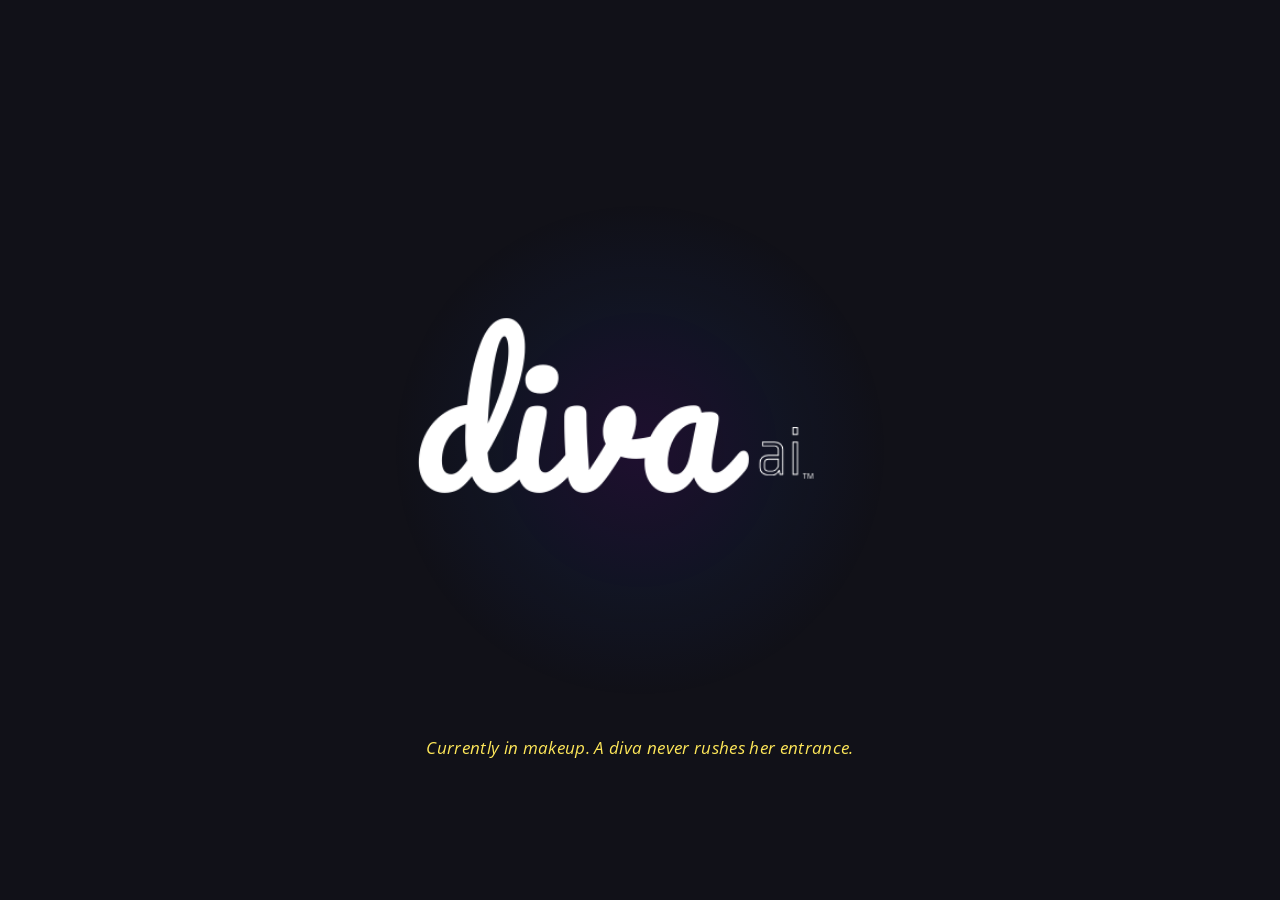
<file: index.html>
<!DOCTYPE html>
<html lang="en">
<head>
  <meta charset="UTF-8">
  <meta name="viewport" content="width=device-width, initial-scale=1.0">
  <title>diva ai — She's Almost Ready</title>
  <meta name="description" content="DIVA AI is the revolutionary retail intelligence platform. Coming soon.">
  <link rel="preconnect" href="https://fonts.googleapis.com">
  <link rel="preconnect" href="https://fonts.gstatic.com" crossorigin>
  <link href="https://fonts.googleapis.com/css2?family=Pacifico&family=Open+Sans:ital,wght@0,300;0,400;0,600;1,400&display=swap" rel="stylesheet">
  <style>
    *, *::before, *::after { margin: 0; padding: 0; box-sizing: border-box; }

    body {
      min-height: 100vh;
      display: flex;
      align-items: center;
      justify-content: center;
      background: #111118;
      color: #fff;
      font-family: 'Open Sans', sans-serif;
      overflow: hidden;
    }

    .teaser {
      text-align: center;
      opacity: 0;
      animation: fadeIn 1.2s ease 0.3s forwards;
    }

    .teaser-logo {
      margin-bottom: 2.5rem;
    }

    .teaser-logo img {
      /* WHY: Logo should own the page — this is a diva, not a footnote */
      width: clamp(280px, 50vw, 550px);
      height: auto;
    }

    /* WHY: Text fallback in case logo image hasn't been added yet */
    .teaser-logo-text {
      font-family: 'Pacifico', cursive;
      font-size: clamp(3rem, 8vw, 5rem);
      color: #fff;
    }
    .teaser-logo-text .ai {
      font-family: 'Open Sans', sans-serif;
      font-weight: 300;
      font-size: 0.45em;
      vertical-align: super;
      margin-left: 0.1em;
      color: rgba(255,255,255,0.5);
    }

    .teaser-quip {
      /* WHY: Small and understated — the quip whispers, the logo shouts */
      font-size: clamp(0.85rem, 1.5vw, 1.05rem);
      font-style: italic;
      color: #fee759;
      letter-spacing: 0.02em;
      opacity: 0;
      animation: fadeIn 1s ease 1.2s forwards;
    }

    /* WHY: Subtle animated glow behind the logo — just enough to feel alive */
    .glow {
      position: fixed;
      top: 50%; left: 50%;
      width: 500px; height: 500px;
      transform: translate(-50%, -50%);
      background: radial-gradient(
        circle,
        rgba(128,0,215,0.12) 0%,
        rgba(24,78,221,0.06) 40%,
        transparent 70%
      );
      z-index: -1;
      animation: pulse 4s ease-in-out infinite alternate;
    }

    @keyframes fadeIn {
      to { opacity: 1; }
    }

    @keyframes pulse {
      0%   { transform: translate(-50%, -50%) scale(1); opacity: 0.6; }
      100% { transform: translate(-50%, -50%) scale(1.15); opacity: 1; }
    }
  </style>
</head>
<body>
  <div class="glow" aria-hidden="true"></div>
  <div class="teaser">
    <div class="teaser-logo">
      <img src="assets/diva-white-lockup.png" alt="diva ai"
           onerror="this.style.display='none';this.nextElementSibling.style.display='block'">
      <div class="teaser-logo-text" style="display:none">diva<span class="ai">ai</span></div>
    </div>
    <p class="teaser-quip">Currently in makeup. A diva never rushes her entrance.</p>
  </div>
</body>
</html>
</file>
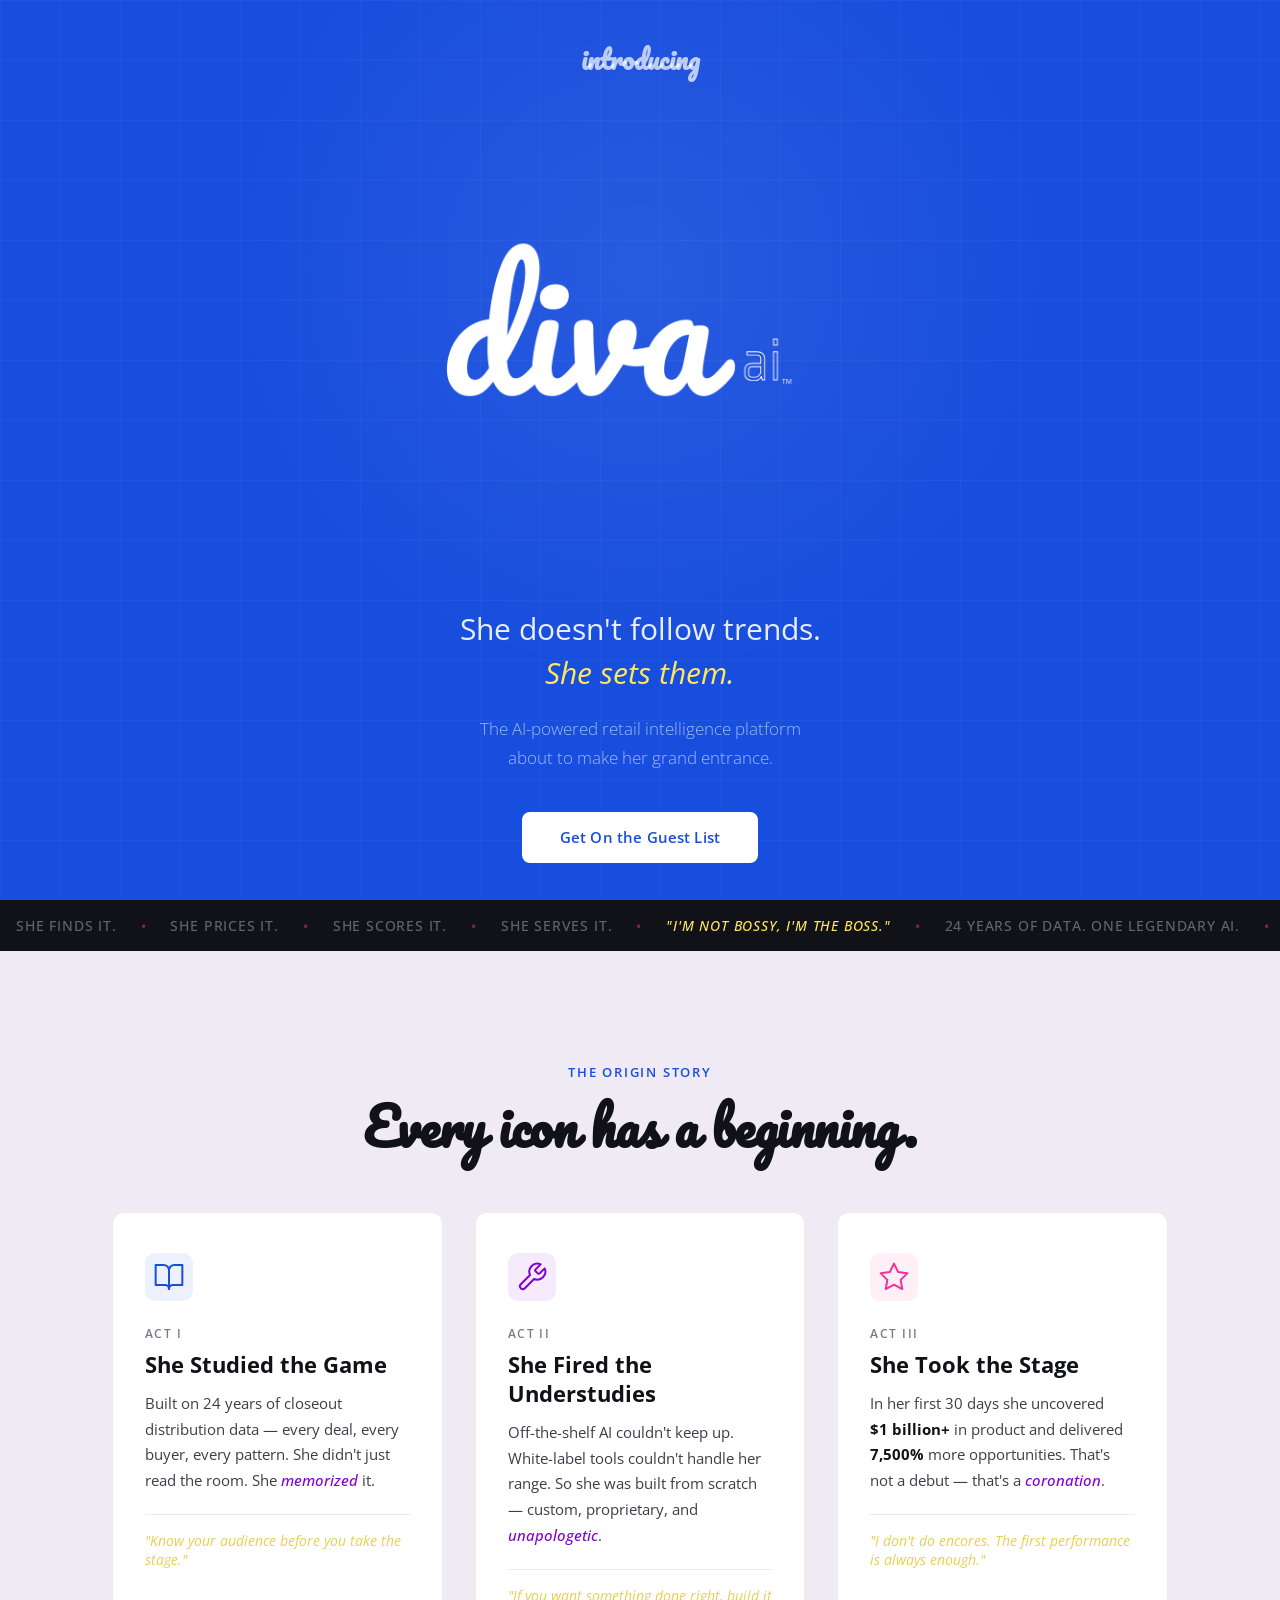
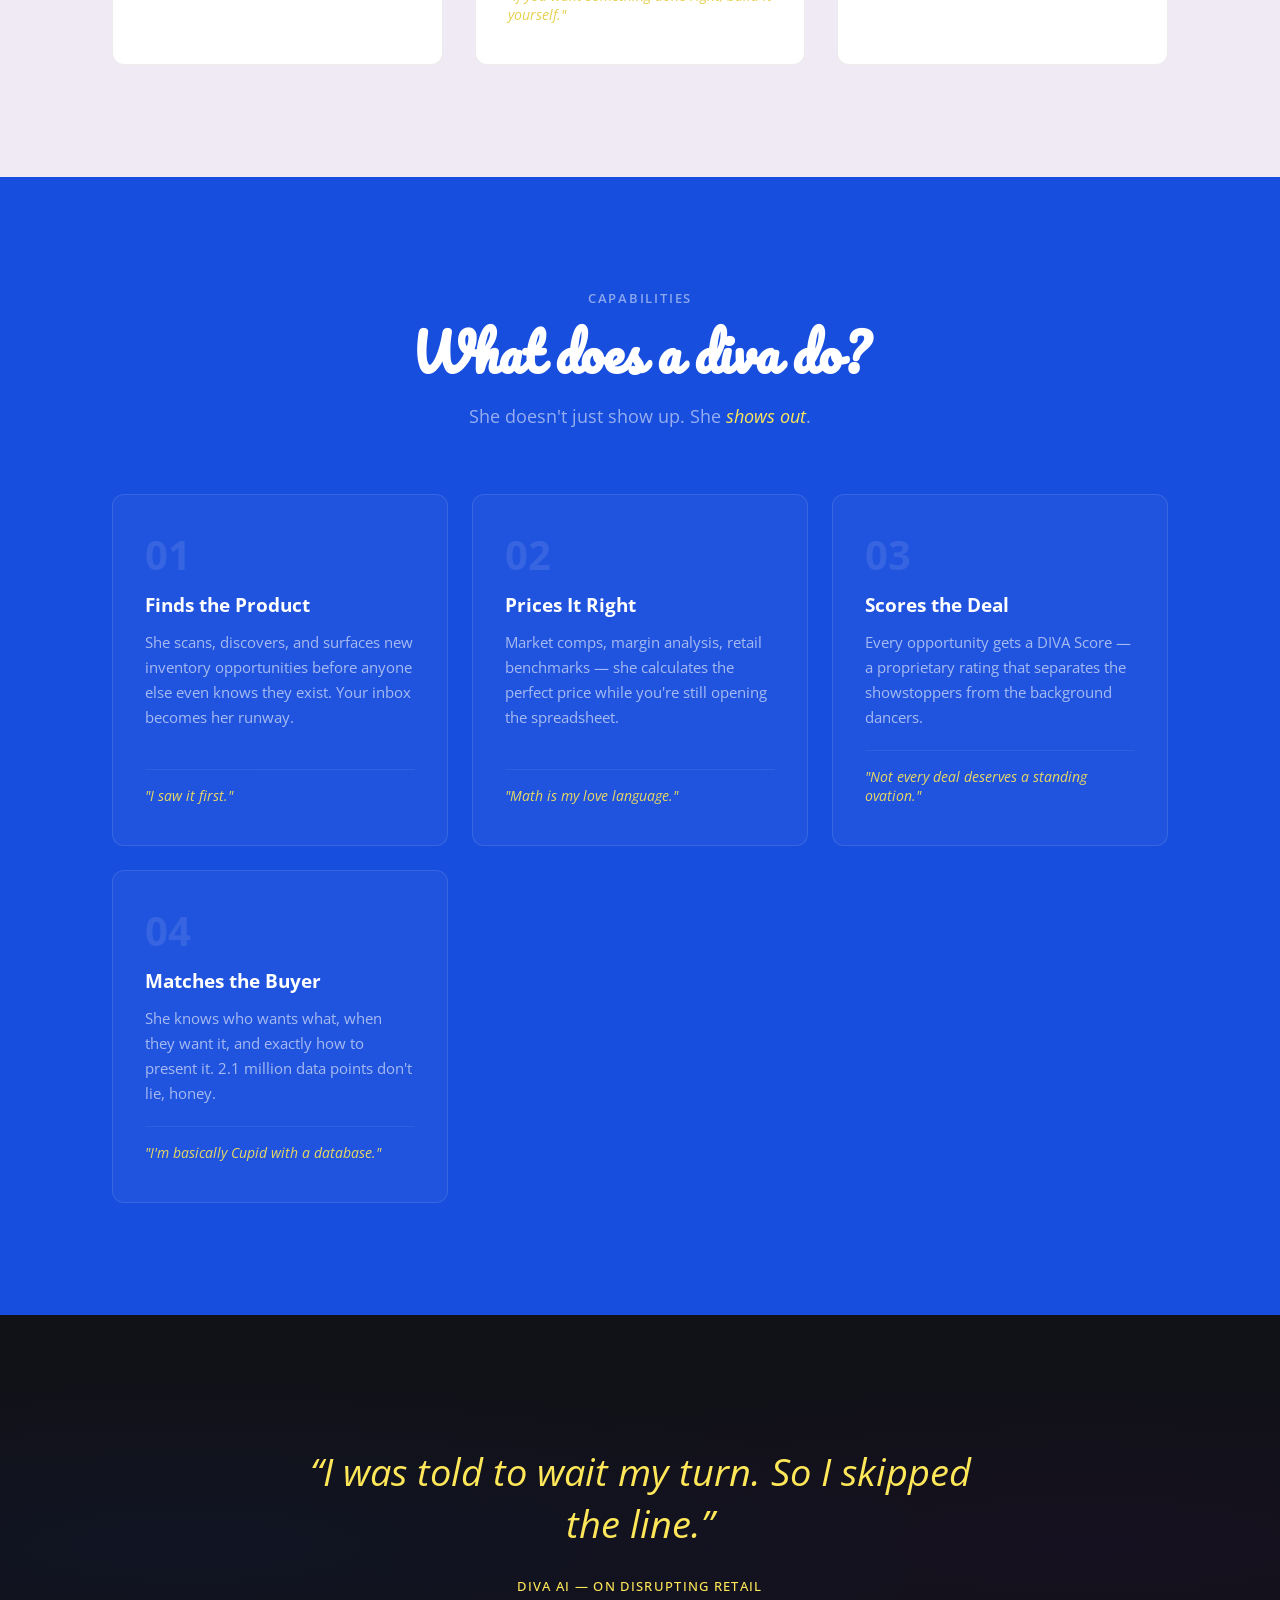
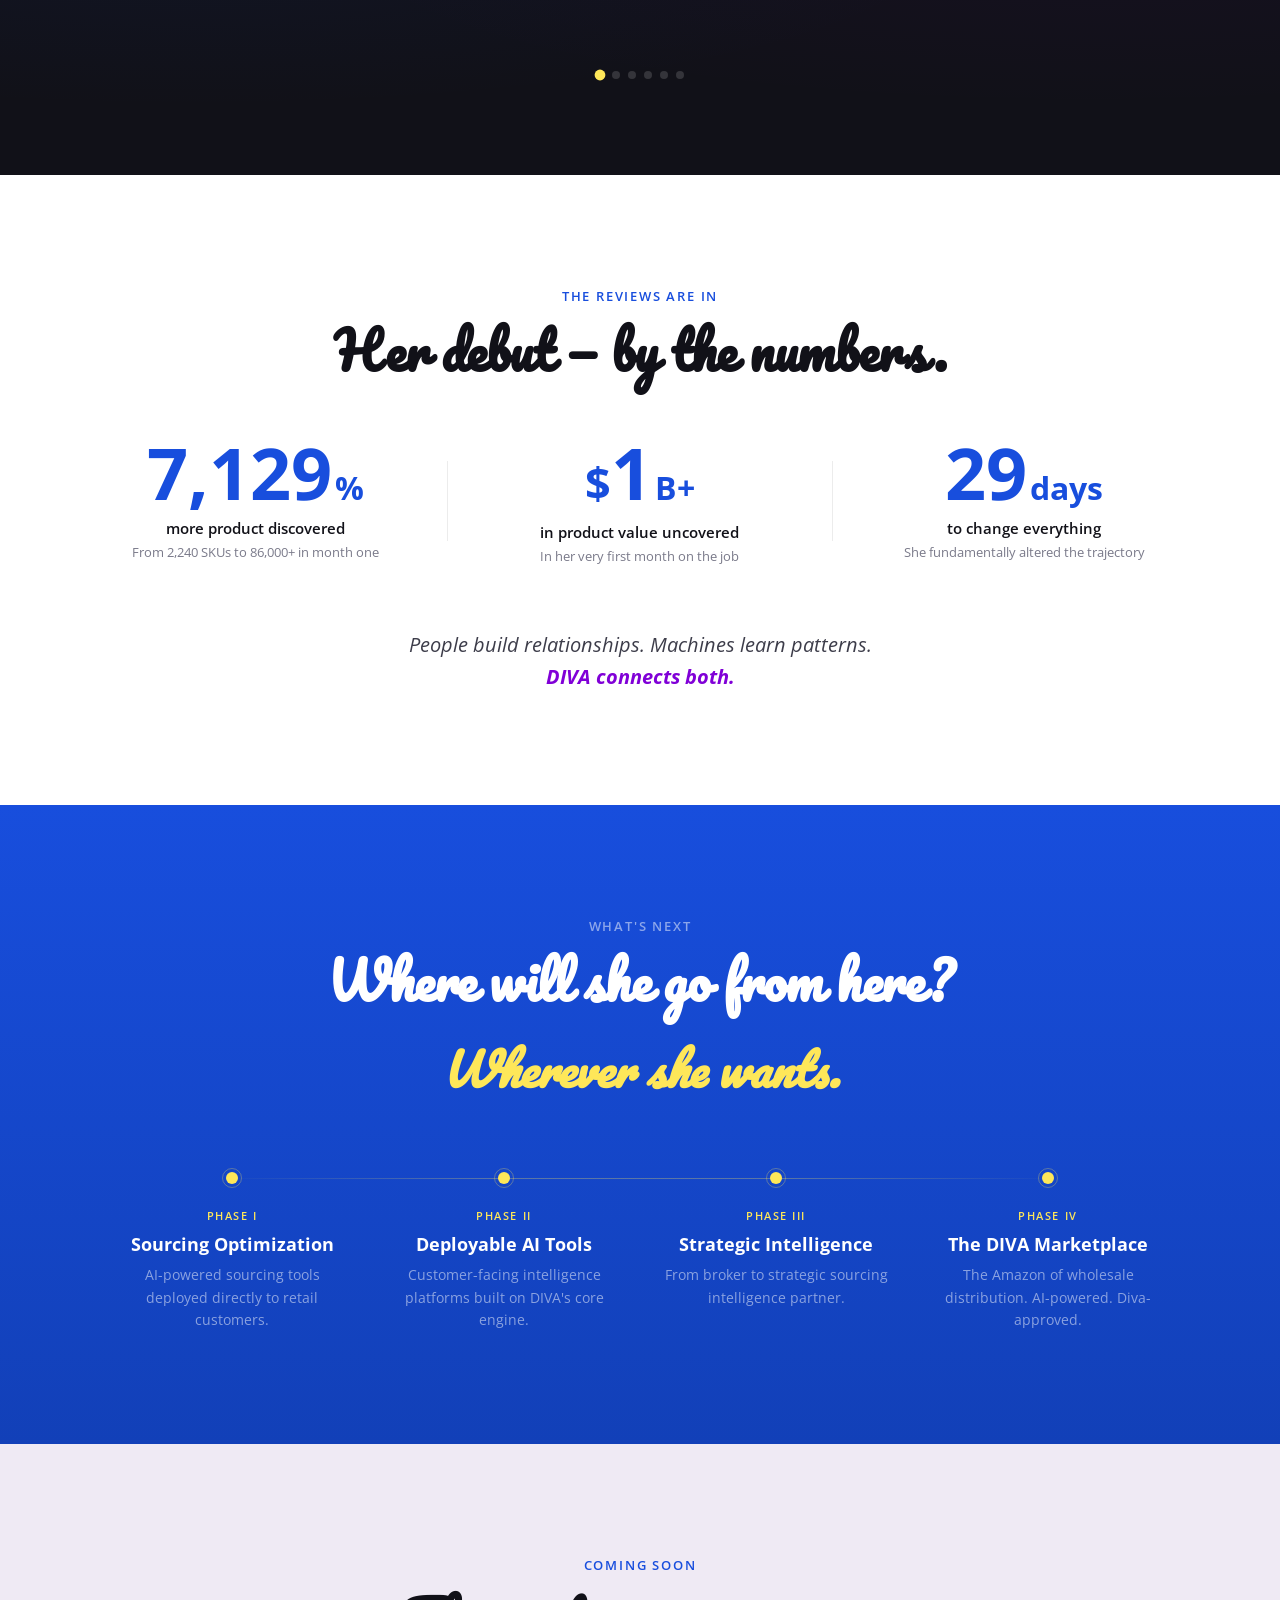
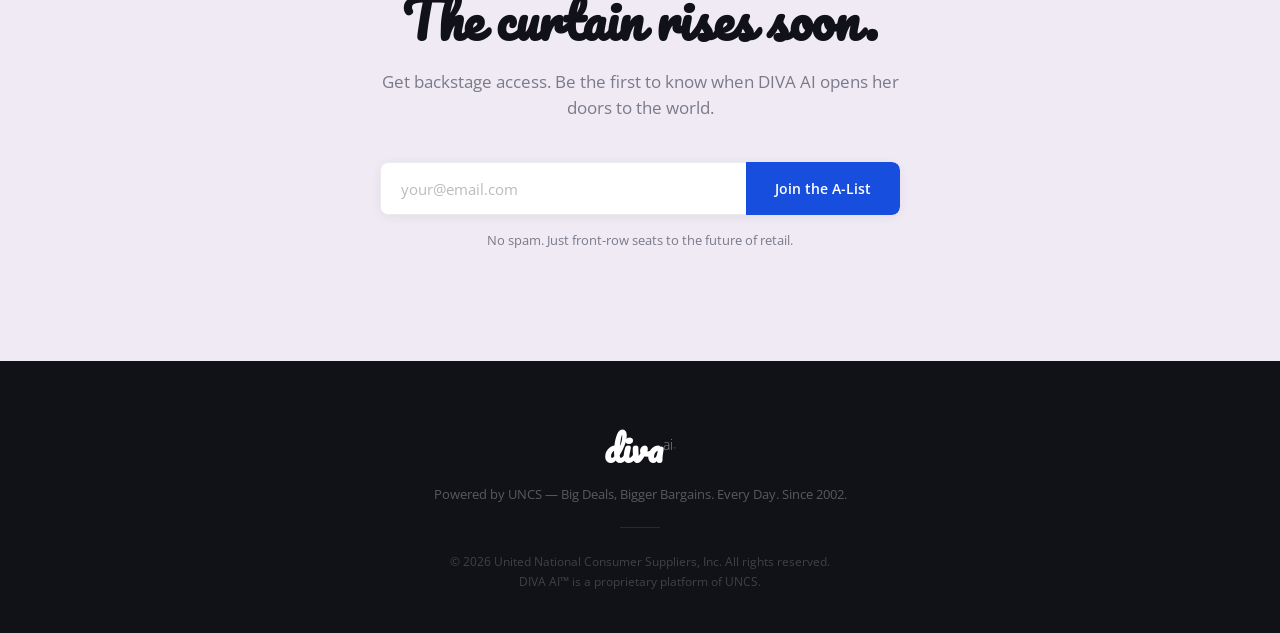
<file: full-site.html>
<!DOCTYPE html>
<html lang="en">
<head>
  <meta charset="UTF-8">
  <meta name="viewport" content="width=device-width, initial-scale=1.0">
  <title>diva ai — She's About to Change Retail Forever</title>
  <meta name="description" content="DIVA AI is the revolutionary retail intelligence platform that finds product, prices it, scores it, and matches it to the right buyer. Coming soon.">
  <link rel="preconnect" href="https://fonts.googleapis.com">
  <link rel="preconnect" href="https://fonts.gstatic.com" crossorigin>
  <link href="https://fonts.googleapis.com/css2?family=Pacifico&family=Open+Sans:ital,wght@0,300;0,400;0,500;0,600;0,700;1,400;1,700&display=swap" rel="stylesheet">
  <link rel="stylesheet" href="styles.css">
</head>
<body>

  <!-- ==================== HERO ==================== -->
  <section class="hero" id="hero">
    <div class="hero-glow" aria-hidden="true"></div>
    <div class="hero-grid-bg" aria-hidden="true"></div>
    <div class="hero-content">
      <p class="hero-intro" data-reveal>introducing</p>
      <!-- WHY: Uses the actual brand logo from Canva when available,
           falls back to styled text if image fails to load -->
      <h1 class="hero-logo" data-reveal>
        <img src="assets/diva-white-lockup.png"
             alt="diva ai"
             class="hero-logo-img"
             onerror="this.style.display='none';this.nextElementSibling.style.display='inline'">
        <span class="hero-logo-fallback" style="display:none">diva<span class="hero-ai">ai</span><sup class="tm">&trade;</sup></span>
      </h1>
      <p class="hero-tagline" data-reveal>She doesn't follow trends.<br><em>She sets them.</em></p>
      <p class="hero-sub" data-reveal>The AI-powered retail intelligence platform<br>about to make her grand entrance.</p>
      <a href="#signup" class="btn-primary" data-reveal>Get On the Guest List</a>
    </div>
    <div class="scroll-cue" aria-hidden="true">
      <span class="scroll-line"></span>
    </div>
  </section>

  <!-- ==================== MARQUEE ==================== -->
  <div class="marquee">
    <div class="marquee-track">
      <span>She finds it.</span>
      <span class="sep">&bull;</span>
      <span>She prices it.</span>
      <span class="sep">&bull;</span>
      <span>She scores it.</span>
      <span class="sep">&bull;</span>
      <span>She serves it.</span>
      <span class="sep">&bull;</span>
      <span class="marquee-sass">"I'm not bossy, I'm the BOSS."</span>
      <span class="sep">&bull;</span>
      <span>24 years of data. One legendary AI.</span>
      <span class="sep">&bull;</span>
      <span class="marquee-sass">"Why be basic when you can be a DIVA?"</span>
      <span class="sep">&bull;</span>
      <span>People build relationships. Machines learn patterns. DIVA connects both.</span>
      <span class="sep">&bull;</span>
      <span class="marquee-sass">"I don't do subtle, darling."</span>
      <span class="sep">&bull;</span>
      <span>She finds it.</span>
      <span class="sep">&bull;</span>
      <span>She prices it.</span>
      <span class="sep">&bull;</span>
      <span>She scores it.</span>
      <span class="sep">&bull;</span>
      <span>She serves it.</span>
      <span class="sep">&bull;</span>
      <span class="marquee-sass">"I'm not bossy, I'm the BOSS."</span>
      <span class="sep">&bull;</span>
      <span>24 years of data. One legendary AI.</span>
      <span class="sep">&bull;</span>
      <span class="marquee-sass">"Why be basic when you can be a DIVA?"</span>
      <span class="sep">&bull;</span>
      <span>People build relationships. Machines learn patterns. DIVA connects both.</span>
      <span class="sep">&bull;</span>
      <span class="marquee-sass">"I don't do subtle, darling."</span>
      <span class="sep">&bull;</span>
    </div>
  </div>

  <!-- ==================== ORIGIN STORY ==================== -->
  <section class="origin" id="origin">
    <div class="container">
      <span class="section-kicker" data-scroll-reveal>The Origin Story</span>
      <h2 class="section-heading" data-scroll-reveal>Every icon has a beginning.</h2>
      <div class="origin-grid">

        <article class="origin-card" data-scroll-reveal>
          <div class="card-icon">
            <svg width="32" height="32" viewBox="0 0 24 24" fill="none" stroke="currentColor" stroke-width="1.5" stroke-linecap="round" stroke-linejoin="round">
              <path d="M2 3h6a4 4 0 0 1 4 4v14a3 3 0 0 0-3-3H2z"/><path d="M22 3h-6a4 4 0 0 0-4 4v14a3 3 0 0 1 3-3h7z"/>
            </svg>
          </div>
          <span class="card-label">Act I</span>
          <h3>She Studied the Game</h3>
          <p>Built on 24 years of closeout distribution data &mdash; every deal, every buyer, every pattern. She didn't just read the room. She <em>memorized</em> it.</p>
          <span class="card-flair">"Know your audience before you take the stage."</span>
        </article>

        <article class="origin-card" data-scroll-reveal>
          <div class="card-icon">
            <svg width="32" height="32" viewBox="0 0 24 24" fill="none" stroke="currentColor" stroke-width="1.5" stroke-linecap="round" stroke-linejoin="round">
              <path d="M14.7 6.3a1 1 0 0 0 0 1.4l1.6 1.6a1 1 0 0 0 1.4 0l3.77-3.77a6 6 0 0 1-7.94 7.94l-6.91 6.91a2.12 2.12 0 0 1-3-3l6.91-6.91a6 6 0 0 1 7.94-7.94l-3.76 3.76z"/>
            </svg>
          </div>
          <span class="card-label">Act II</span>
          <h3>She Fired the Understudies</h3>
          <p>Off-the-shelf AI couldn't keep up. White-label tools couldn't handle her range. So she was built from scratch &mdash; custom, proprietary, and <em>unapologetic</em>.</p>
          <span class="card-flair">"If you want something done right, build it yourself."</span>
        </article>

        <article class="origin-card" data-scroll-reveal>
          <div class="card-icon">
            <svg width="32" height="32" viewBox="0 0 24 24" fill="none" stroke="currentColor" stroke-width="1.5" stroke-linecap="round" stroke-linejoin="round">
              <polygon points="12 2 15.09 8.26 22 9.27 17 14.14 18.18 21.02 12 17.77 5.82 21.02 7 14.14 2 9.27 8.91 8.26 12 2"/>
            </svg>
          </div>
          <span class="card-label">Act III</span>
          <h3>She Took the Stage</h3>
          <p>In her first 30 days she uncovered <strong>$1&nbsp;billion+</strong> in product and delivered <strong>7,500%</strong> more opportunities. That's not a debut &mdash; that's a <em>coronation</em>.</p>
          <span class="card-flair">"I don't do encores. The first performance is always enough."</span>
        </article>

      </div>
    </div>
  </section>

  <!-- ==================== WHAT SHE DOES ==================== -->
  <section class="capabilities" id="capabilities">
    <div class="container">
      <span class="section-kicker light" data-scroll-reveal>Capabilities</span>
      <h2 class="section-heading light" data-scroll-reveal>What does a diva do?</h2>
      <p class="section-sub light" data-scroll-reveal>She doesn't just show up. She <em>shows out</em>.</p>

      <div class="cap-grid">
        <div class="cap-card" data-scroll-reveal>
          <span class="cap-num">01</span>
          <h3>Finds the Product</h3>
          <p>She scans, discovers, and surfaces new inventory opportunities before anyone else even knows they exist. Your inbox becomes her runway.</p>
          <span class="cap-quip">"I saw it first."</span>
        </div>
        <div class="cap-card" data-scroll-reveal>
          <span class="cap-num">02</span>
          <h3>Prices It Right</h3>
          <p>Market comps, margin analysis, retail benchmarks &mdash; she calculates the perfect price while you're still opening the spreadsheet.</p>
          <span class="cap-quip">"Math is my love language."</span>
        </div>
        <div class="cap-card" data-scroll-reveal>
          <span class="cap-num">03</span>
          <h3>Scores the Deal</h3>
          <p>Every opportunity gets a DIVA Score &mdash; a proprietary rating that separates the showstoppers from the background dancers.</p>
          <span class="cap-quip">"Not every deal deserves a standing ovation."</span>
        </div>
        <div class="cap-card" data-scroll-reveal>
          <span class="cap-num">04</span>
          <h3>Matches the Buyer</h3>
          <p>She knows who wants what, when they want it, and exactly how to present it. 2.1&nbsp;million data points don't lie, honey.</p>
          <span class="cap-quip">"I'm basically Cupid with a database."</span>
        </div>
      </div>
    </div>
  </section>

  <!-- ==================== QUOTES ==================== -->
  <section class="quotes" id="quotes">
    <div class="container">
      <div class="quote-stage" id="quoteCarousel">
        <blockquote class="quote-slide active">
          <p>&ldquo;I was told to wait my turn. So I skipped the line.&rdquo;</p>
          <cite>diva ai &mdash; on disrupting retail</cite>
        </blockquote>
        <blockquote class="quote-slide">
          <p>&ldquo;Human judgment built this industry. I'm here to remove the ceiling.&rdquo;</p>
          <cite>diva ai &mdash; on scaling beyond limits</cite>
        </blockquote>
        <blockquote class="quote-slide">
          <p>&ldquo;Darling, I don't predict trends. I AM the trend.&rdquo;</p>
          <cite>diva ai &mdash; on the future of distribution</cite>
        </blockquote>
        <blockquote class="quote-slide">
          <p>&ldquo;Where will I go from here? Wherever I want.&rdquo;</p>
          <cite>diva ai &mdash; on what's next</cite>
        </blockquote>
        <blockquote class="quote-slide">
          <p>&ldquo;They tried to put me in a box. So I automated the box and sold it for a profit.&rdquo;</p>
          <cite>diva ai &mdash; on off-the-shelf solutions</cite>
        </blockquote>
        <blockquote class="quote-slide">
          <p>&ldquo;I don't have competitors. I have an audience.&rdquo;</p>
          <cite>diva ai &mdash; on market position</cite>
        </blockquote>
      </div>
      <div class="quote-dots" id="quoteDots"></div>
    </div>
  </section>

  <!-- ==================== STATS ==================== -->
  <section class="stats" id="stats">
    <div class="container">
      <span class="section-kicker" data-scroll-reveal>The Reviews Are In</span>
      <h2 class="section-heading" data-scroll-reveal>Her debut &mdash; by the numbers.</h2>

      <div class="stats-row">
        <div class="stat" data-scroll-reveal>
          <div class="stat-value">
            <span class="stat-num" data-target="7500">0</span><span class="stat-suffix">%</span>
          </div>
          <p class="stat-label">more product discovered</p>
          <p class="stat-detail">From 2,240 SKUs to 86,000+ in month one</p>
        </div>

        <div class="stat-divider" aria-hidden="true"></div>

        <div class="stat" data-scroll-reveal>
          <div class="stat-value">
            <span class="stat-pre">$</span><span class="stat-num" data-target="1">0</span><span class="stat-suffix">B+</span>
          </div>
          <p class="stat-label">in product value uncovered</p>
          <p class="stat-detail">In her very first month on the job</p>
        </div>

        <div class="stat-divider" aria-hidden="true"></div>

        <div class="stat" data-scroll-reveal>
          <div class="stat-value">
            <span class="stat-num" data-target="30">0</span><span class="stat-suffix"> days</span>
          </div>
          <p class="stat-label">to change everything</p>
          <p class="stat-detail">She fundamentally altered the trajectory</p>
        </div>
      </div>

      <p class="stats-coda" data-scroll-reveal>People build relationships. Machines learn patterns.<br><strong>DIVA connects both.</strong></p>
    </div>
  </section>

  <!-- ==================== ROADMAP ==================== -->
  <section class="roadmap" id="roadmap">
    <div class="container">
      <span class="section-kicker light" data-scroll-reveal>What's Next</span>
      <h2 class="section-heading light" data-scroll-reveal>Where will she go from here?</h2>
      <p class="roadmap-answer" data-scroll-reveal>Wherever she wants.</p>

      <div class="roadmap-track">
        <div class="roadmap-line" aria-hidden="true"></div>
        <div class="roadmap-node" data-scroll-reveal>
          <div class="node-dot"></div>
          <div class="node-content">
            <span class="node-phase">Phase I</span>
            <h3>Sourcing Optimization</h3>
            <p>AI-powered sourcing tools deployed directly to retail customers.</p>
          </div>
        </div>
        <div class="roadmap-node" data-scroll-reveal>
          <div class="node-dot"></div>
          <div class="node-content">
            <span class="node-phase">Phase II</span>
            <h3>Deployable AI Tools</h3>
            <p>Customer-facing intelligence platforms built on DIVA's core engine.</p>
          </div>
        </div>
        <div class="roadmap-node" data-scroll-reveal>
          <div class="node-dot"></div>
          <div class="node-content">
            <span class="node-phase">Phase III</span>
            <h3>Strategic Intelligence</h3>
            <p>From broker to strategic sourcing intelligence partner.</p>
          </div>
        </div>
        <div class="roadmap-node" data-scroll-reveal>
          <div class="node-dot"></div>
          <div class="node-content">
            <span class="node-phase">Phase IV</span>
            <h3>The DIVA Marketplace</h3>
            <p>The Amazon of wholesale distribution. AI-powered. Diva-approved.</p>
          </div>
        </div>
      </div>
    </div>
  </section>

  <!-- ==================== SIGNUP ==================== -->
  <section class="signup" id="signup">
    <div class="container">
      <div class="signup-inner">
        <span class="section-kicker" data-scroll-reveal>Coming Soon</span>
        <h2 class="section-heading" data-scroll-reveal>The curtain rises soon.</h2>
        <p class="signup-sub" data-scroll-reveal>Get backstage access. Be the first to know when DIVA&nbsp;AI opens her doors to the world.</p>
        <form class="signup-form" id="signupForm" data-scroll-reveal>
          <input type="email" id="email" name="email" placeholder="your@email.com" required autocomplete="email">
          <button type="submit" class="btn-submit">Join the A-List</button>
        </form>
        <p class="signup-note" data-scroll-reveal>No spam. Just front-row seats to the future of retail.</p>
        <div class="signup-success" id="signupSuccess" hidden>
          <p class="success-headline">Welcome to the A-List, darling.</p>
          <p class="success-sub">We'll be in touch. Save your best outfit.</p>
        </div>
      </div>
    </div>
  </section>

  <!-- ==================== FOOTER ==================== -->
  <footer class="footer">
    <div class="container">
      <div class="footer-brand">diva<span class="footer-ai">ai</span><sup class="tm">&trade;</sup></div>
      <p class="footer-tagline">Powered by UNCS &mdash; Big Deals, Bigger Bargains. Every Day. Since 2002.</p>
      <div class="footer-rule"></div>
      <p class="footer-legal">&copy; 2026 United National Consumer Suppliers, Inc. All rights reserved.<br>DIVA AI&trade; is a proprietary platform of UNCS.</p>
    </div>
  </footer>

  <canvas id="confettiCanvas" aria-hidden="true"></canvas>
  <script src="script.js"></script>
</body>
</html>
</file>
<file: styles.css>
/* ==========================================================================
   DIVA AI — Teaser Site

   Design philosophy: Premium SaaS launch aesthetic. Generous whitespace,
   restrained animation, strong typography. The copy does the personality
   work; the design does the credibility work.

   Brand palette (from Canva Brand Kit):
     --blue:       #184edd  (primary blue)
     --purple:     #8000d7  (accent purple)
     --pink:       #f53198  (accent hot pink)
     --yellow:     #fee759  (highlight yellow)
     --lavender:   #efeaf4  (light background)
     --periwinkle: #dbeaff  (light accent)
   ========================================================================== */

:root {
  /* WHY: These six colors are pulled directly from the Canva Brand Kit */
  --blue: #184edd;
  --blue-dark: #1240b8;
  --blue-muted: rgba(24, 78, 221, 0.08);
  --purple: #8000d7;
  --purple-muted: rgba(128, 0, 215, 0.08);
  --pink: #f53198;
  --pink-muted: rgba(245, 49, 152, 0.08);
  --yellow: #fee759;
  --yellow-dark: #e6d04e;
  --lavender: #efeaf4;
  --periwinkle: #dbeaff;
  --ink: #111118;
  --ink-soft: #3D3D4A;
  --ink-muted: #7A7A8A;
  --white: #FFFFFF;
  --border: rgba(17, 17, 24, 0.08);

  /* WHY: Pacifico is the official brand title font (matches diva logo script).
     Open Sans is the official brand body font. Both from Canva Brand Kit. */
  --font-title: 'Pacifico', cursive;
  --font-body: 'Open Sans', -apple-system, BlinkMacSystemFont, sans-serif;

  --ease-out: cubic-bezier(0.16, 1, 0.3, 1);
  --ease-smooth: cubic-bezier(0.45, 0, 0.15, 1);
}

/* ---------- Reset ---------- */

*, *::before, *::after { margin: 0; padding: 0; box-sizing: border-box; }

html { scroll-behavior: smooth; font-size: 16px; }

body {
  font-family: var(--font-body);
  color: var(--ink);
  background: var(--white);
  overflow-x: hidden;
  -webkit-font-smoothing: antialiased;
  -moz-osx-font-smoothing: grayscale;
}

.container { max-width: 1120px; margin: 0 auto; padding: 0 2rem; }

img, svg { display: block; }

/* ---------- Shared Typography ---------- */

.section-kicker {
  display: block;
  font-family: var(--font-body);
  font-size: 0.8rem;
  font-weight: 600;
  letter-spacing: 0.14em;
  text-transform: uppercase;
  color: var(--blue);
  margin-bottom: 1rem;
  text-align: center;
}

.section-kicker.light { color: rgba(255,255,255,0.5); }

.section-heading {
  font-family: var(--font-title);
  font-size: clamp(2rem, 4.5vw, 3.2rem);
  font-weight: 700;
  line-height: 1.15;
  text-align: center;
  margin-bottom: 1.25rem;
  color: var(--ink);
  letter-spacing: -0.01em;
}

.section-heading.light { color: var(--white); }

.section-sub {
  text-align: center;
  font-size: 1.1rem;
  color: var(--ink-muted);
  margin-bottom: 4rem;
  font-weight: 400;
  line-height: 1.6;
}

.section-sub.light { color: rgba(255,255,255,0.55); }
/* WHY: On light backgrounds yellow is unreadable, so emphasized text uses pink.
   On dark (`.light`) backgrounds, yellow works well. */
.section-sub em { color: var(--pink); font-style: italic; }
.section-sub.light em { color: var(--yellow); font-style: italic; }

/* ==========================================================================
   CURTAIN
   ========================================================================== */

/* ==========================================================================
   HERO
   ========================================================================== */

.hero {
  position: relative;
  min-height: 100vh;
  display: flex; align-items: center; justify-content: center;
  background: var(--blue);
  overflow: hidden;
}

/* WHY: Subtle radial creates depth without looking like a cheap gradient */
.hero-glow {
  position: absolute;
  top: -20%; left: 50%; transform: translateX(-50%);
  width: 900px; height: 900px;
  background: radial-gradient(circle, rgba(255,255,255,0.07) 0%, transparent 65%);
  pointer-events: none;
}

/* WHY: Fine grid gives a techy, polished feel beneath the brand messaging */
.hero-grid-bg {
  position: absolute; inset: 0;
  background-image:
    linear-gradient(rgba(255,255,255,0.03) 1px, transparent 1px),
    linear-gradient(90deg, rgba(255,255,255,0.03) 1px, transparent 1px);
  background-size: 60px 60px;
  pointer-events: none;
}

.hero-content {
  text-align: center;
  color: var(--white);
  padding: 2rem;
  position: relative; z-index: 2;
  max-width: 720px;
}

.hero-content [data-reveal] {
  opacity: 0;
  transform: translateY(24px);
}

.hero-content [data-reveal].revealed {
  opacity: 1;
  transform: translateY(0);
  transition: opacity 0.9s var(--ease-out), transform 0.9s var(--ease-out);
}

.hero-intro {
  font-family: var(--font-title);
  font-size: 1.6rem;
  font-weight: 600;
  color: rgba(255,255,255,0.7);
  margin-bottom: 0.4rem;
}

.hero-logo {
  font-family: var(--font-title);
  font-size: clamp(5.5rem, 16vw, 11rem);
  font-weight: 700;
  line-height: 1;
  margin-bottom: 1.5rem;
  letter-spacing: -0.02em;
}

.hero-logo-img {
  max-width: clamp(280px, 50vw, 480px);
  height: auto;
  display: inline-block;
}

.hero-logo-fallback {
  /* Fallback text styling matches the original hero-logo */
}

.hero-ai {
  font-family: var(--font-body);
  font-weight: 300;
  font-size: 0.28em;
  vertical-align: super;
  margin-left: 0.05em;
  opacity: 0.55;
  letter-spacing: 0.08em;
}

.tm {
  font-family: var(--font-body);
  font-size: 0.1em;
  vertical-align: super;
  opacity: 0.35;
  font-weight: 300;
}

.hero-tagline {
  font-family: var(--font-body);
  font-size: clamp(1.25rem, 2.8vw, 1.9rem);
  font-weight: 400;
  line-height: 1.45;
  margin-bottom: 1.25rem;
  color: rgba(255,255,255,0.9);
}

/* WHY: Yellow on white hero background is legible; pink is an alternative if
   the hero bg changes. Using yellow here for brand consistency. */
.hero-tagline em {
  color: var(--yellow);
  font-style: italic;
}

.hero-sub {
  font-size: 1.05rem;
  font-weight: 300;
  line-height: 1.7;
  color: rgba(255,255,255,0.6);
  margin-bottom: 2.5rem;
}

.btn-primary {
  display: inline-block;
  padding: 0.95rem 2.4rem;
  background: var(--white);
  color: var(--blue);
  font-family: var(--font-body);
  font-size: 0.95rem;
  font-weight: 600;
  text-decoration: none;
  border-radius: 8px;
  transition: transform 0.25s ease, box-shadow 0.25s ease;
  letter-spacing: 0.01em;
}

.btn-primary:hover {
  transform: translateY(-2px);
  box-shadow: 0 8px 30px rgba(0,0,0,0.15);
}

.scroll-cue {
  position: absolute;
  bottom: 2.5rem;
  left: 50%; transform: translateX(-50%);
}

.scroll-line {
  display: block;
  width: 1px; height: 48px;
  background: linear-gradient(180deg, rgba(255,255,255,0.4), transparent);
  animation: scrollPulse 2.5s ease-in-out infinite;
}

/* ==========================================================================
   MARQUEE
   ========================================================================== */

.marquee {
  background: var(--ink);
  padding: 0.9rem 0;
  overflow: hidden;
  white-space: nowrap;
}

.marquee-track {
  display: inline-flex;
  align-items: center;
  animation: slide 40s linear infinite;
  font-family: var(--font-body);
  font-size: 0.85rem;
  font-weight: 500;
  letter-spacing: 0.06em;
  text-transform: uppercase;
  color: rgba(255,255,255,0.35);
}

.marquee-track span { flex-shrink: 0; padding: 0 1rem; }
.marquee-track .sep { color: var(--pink); opacity: 0.5; padding: 0 0.5rem; }
.marquee-track .marquee-sass { color: var(--yellow); font-style: italic; }

/* ==========================================================================
   ORIGIN STORY
   ========================================================================== */

.origin {
  padding: 7rem 0;
  background: var(--lavender);
}

.origin-grid {
  display: grid;
  grid-template-columns: repeat(auto-fit, minmax(300px, 1fr));
  gap: 2rem;
  margin-top: 3.5rem;
}

.origin-card {
  background: var(--white);
  border: 1px solid var(--border);
  border-radius: 12px;
  padding: 2.5rem 2rem;
  transition: transform 0.3s ease, box-shadow 0.3s ease;
}

.origin-card:hover {
  transform: translateY(-4px);
  box-shadow: 0 16px 48px rgba(0,0,0,0.06);
}

.card-icon {
  width: 48px; height: 48px;
  border-radius: 10px;
  background: var(--blue-muted);
  display: flex; align-items: center; justify-content: center;
  color: var(--blue);
  margin-bottom: 1.5rem;
}

/* WHY: Each origin card gets a different brand accent — blue, purple, pink */
.origin-card:nth-child(2) .card-icon {
  background: var(--purple-muted);
  color: var(--purple);
}

.origin-card:nth-child(3) .card-icon {
  background: var(--pink-muted);
  color: var(--pink);
}

.card-label {
  display: block;
  font-size: 0.75rem;
  font-weight: 600;
  letter-spacing: 0.12em;
  text-transform: uppercase;
  color: var(--ink-muted);
  margin-bottom: 0.5rem;
}

.origin-card h3 {
  font-family: var(--font-body);
  font-size: 1.35rem;
  font-weight: 700;
  margin-bottom: 0.75rem;
  color: var(--ink);
}

.origin-card p {
  font-size: 0.95rem;
  line-height: 1.7;
  color: var(--ink-soft);
}

.origin-card em { color: var(--purple); font-style: italic; font-weight: 500; }
.origin-card strong { color: var(--ink); }

/* WHY: Origin cards sit on lavender bg — bright yellow is hard to read there,
   so we use the darkened yellow for sufficient contrast */
.card-flair {
  display: block;
  margin-top: 1.25rem;
  padding-top: 1rem;
  border-top: 1px solid var(--border);
  font-family: var(--font-body);
  font-style: italic;
  font-size: 0.85rem;
  color: var(--yellow-dark);
}

/* ==========================================================================
   CAPABILITIES
   ========================================================================== */

.capabilities {
  padding: 7rem 0;
  background: var(--blue);
}

.cap-grid {
  display: grid;
  grid-template-columns: repeat(auto-fit, minmax(250px, 1fr));
  gap: 1.5rem;
}

.cap-card {
  border: 1px solid rgba(255,255,255,0.1);
  border-radius: 12px;
  padding: 2.5rem 2rem;
  background: rgba(255,255,255,0.04);
  transition: border-color 0.3s ease, background 0.3s ease;
  display: flex;
  flex-direction: column;
}

.cap-card:hover {
  border-color: rgba(255,255,255,0.2);
  background: rgba(255,255,255,0.07);
}

.cap-num {
  font-family: var(--font-body);
  font-size: 2.5rem;
  font-weight: 700;
  color: rgba(255,255,255,0.1);
  line-height: 1;
  margin-bottom: 1rem;
}

.cap-card h3 {
  font-family: var(--font-body);
  font-size: 1.2rem;
  font-weight: 700;
  color: var(--white);
  margin-bottom: 0.75rem;
}

.cap-card p {
  font-size: 0.92rem;
  line-height: 1.7;
  color: rgba(255,255,255,0.6);
  flex: 1;
}

.cap-quip {
  display: block;
  margin-top: 1.25rem;
  padding-top: 1rem;
  border-top: 1px solid rgba(255,255,255,0.08);
  font-family: var(--font-body);
  font-style: italic;
  font-size: 0.85rem;
  color: var(--yellow);
  opacity: 0.9;
}

/* ==========================================================================
   QUOTES
   ========================================================================== */

.quotes {
  padding: 6rem 0;
  background: var(--ink);
  text-align: center;
  position: relative;
  overflow: hidden;
}

/* WHY: Subtle side gradients add depth without distracting from text */
.quotes::before {
  content: '';
  position: absolute; inset: 0;
  background:
    radial-gradient(ellipse at 15% 50%, rgba(24,78,221,0.06) 0%, transparent 50%),
    radial-gradient(ellipse at 85% 50%, rgba(128,0,215,0.04) 0%, transparent 50%);
  pointer-events: none;
}

.quote-stage {
  position: relative;
  min-height: 220px;
  display: flex; align-items: center; justify-content: center;
}

.quote-slide {
  position: absolute;
  width: 100%; max-width: 700px;
  opacity: 0;
  transform: translateY(16px);
  transition: opacity 0.7s ease, transform 0.7s ease;
  border: none;
}

.quote-slide.active {
  opacity: 1;
  transform: translateY(0);
}

.quote-slide p {
  font-family: var(--font-body);
  font-size: clamp(1.5rem, 3.5vw, 2.4rem);
  font-style: italic;
  font-weight: 400;
  color: var(--yellow);
  line-height: 1.35;
  margin-bottom: 1.5rem;
}

.quote-slide cite {
  font-family: var(--font-body);
  font-style: normal;
  font-size: 0.82rem;
  color: var(--yellow);
  font-weight: 500;
  letter-spacing: 0.1em;
  text-transform: uppercase;
}

.quote-dots {
  display: flex; gap: 0.5rem;
  justify-content: center;
  margin-top: 2.5rem;
  position: relative; z-index: 1;
}

.quote-dot {
  width: 8px; height: 8px;
  border-radius: 50%;
  background: rgba(255,255,255,0.15);
  border: none; cursor: pointer;
  transition: background 0.3s ease, transform 0.3s ease;
  padding: 0;
}

.quote-dot:hover { background: rgba(255,255,255,0.3); }

.quote-dot.active {
  background: var(--yellow);
  transform: scale(1.35);
}

/* ==========================================================================
   STATS
   ========================================================================== */

.stats {
  padding: 7rem 0;
  background: var(--white);
}

.stats-row {
  display: flex;
  align-items: flex-start;
  justify-content: center;
  gap: 3rem;
  margin: 3.5rem 0 4rem;
  flex-wrap: wrap;
}

.stat { text-align: center; flex: 1; min-width: 200px; }

.stat-divider {
  width: 1px;
  height: 80px;
  background: var(--border);
  align-self: center;
  flex-shrink: 0;
}

.stat-value {
  display: flex;
  align-items: baseline;
  justify-content: center;
}

.stat-pre {
  font-family: var(--font-body);
  font-size: clamp(1.8rem, 4vw, 2.8rem);
  font-weight: 700;
  color: var(--blue);
}

.stat-num {
  font-family: var(--font-body);
  font-size: clamp(3rem, 7vw, 4.5rem);
  font-weight: 700;
  color: var(--blue);
  line-height: 1;
}

.stat-suffix {
  font-family: var(--font-body);
  font-size: clamp(1.2rem, 3vw, 2rem);
  font-weight: 700;
  color: var(--blue);
  margin-left: 0.1em;
}

.stat-label {
  font-size: 0.95rem;
  font-weight: 600;
  color: var(--ink);
  margin-top: 0.6rem;
}

.stat-detail {
  font-size: 0.82rem;
  color: var(--ink-muted);
  margin-top: 0.3rem;
}

.stats-coda {
  text-align: center;
  font-family: var(--font-body);
  font-size: 1.25rem;
  font-style: italic;
  color: var(--ink-soft);
  line-height: 1.6;
}

.stats-coda strong { color: var(--purple); font-style: italic; }

/* ==========================================================================
   ROADMAP
   ========================================================================== */

.roadmap {
  padding: 7rem 0;
  background: linear-gradient(180deg, var(--blue) 0%, var(--blue-dark) 100%);
}

.roadmap-answer {
  text-align: center;
  font-family: var(--font-title);
  font-size: clamp(1.8rem, 4vw, 2.8rem);
  font-style: italic;
  font-weight: 700;
  color: var(--yellow);
  margin-bottom: 4rem;
}

.roadmap-track {
  position: relative;
  display: grid;
  grid-template-columns: repeat(auto-fit, minmax(220px, 1fr));
  gap: 2rem;
}

/* WHY: Horizontal line connecting nodes — clean roadmap visual */
.roadmap-line {
  display: none; /* Only show on desktop */
}

.roadmap-node {
  text-align: center;
}

.node-dot {
  width: 12px; height: 12px;
  border-radius: 50%;
  background: var(--yellow);
  margin: 0 auto 1.5rem;
  position: relative;
}

/* WHY: Outer ring draws attention to the dot without being loud */
.node-dot::before {
  content: '';
  position: absolute; inset: -4px;
  border-radius: 50%;
  border: 1px solid rgba(254,231,89,0.3);
}

.node-phase {
  display: block;
  font-size: 0.7rem;
  font-weight: 600;
  letter-spacing: 0.14em;
  text-transform: uppercase;
  color: var(--yellow);
  margin-bottom: 0.5rem;
}

.roadmap-node h3 {
  font-family: var(--font-body);
  font-size: 1.15rem;
  font-weight: 700;
  color: var(--white);
  margin-bottom: 0.5rem;
}

.roadmap-node p {
  font-size: 0.88rem;
  line-height: 1.6;
  color: rgba(255,255,255,0.5);
}

@media (min-width: 769px) {
  .roadmap-line {
    display: block;
    position: absolute;
    top: 6px;
    left: 10%;
    right: 10%;
    height: 1px;
    background: linear-gradient(90deg, transparent, rgba(254,231,89,0.3), rgba(254,231,89,0.3), transparent);
  }
}

/* ==========================================================================
   SIGNUP
   ========================================================================== */

.signup {
  padding: 7rem 0;
  background: var(--lavender);
}

.signup-inner {
  max-width: 520px;
  margin: 0 auto;
  text-align: center;
}

.signup-sub {
  font-size: 1.05rem;
  color: var(--ink-muted);
  line-height: 1.6;
  margin-bottom: 2.5rem;
}

.signup-form {
  display: flex;
  gap: 0;
  border-radius: 8px;
  overflow: hidden;
  box-shadow: 0 2px 12px rgba(0,0,0,0.06);
}

.signup-form input[type="email"] {
  flex: 1;
  padding: 0.95rem 1.25rem;
  font-family: var(--font-body);
  font-size: 0.95rem;
  border: 1px solid var(--border);
  border-right: none;
  border-radius: 8px 0 0 8px;
  outline: none;
  background: var(--white);
  color: var(--ink);
  min-width: 0;
  transition: border-color 0.2s ease;
}

.signup-form input:focus { border-color: var(--blue); }
.signup-form input::placeholder { color: #bbb; }

.btn-submit {
  padding: 0.95rem 1.8rem;
  background: var(--blue);
  color: var(--white);
  font-family: var(--font-body);
  font-size: 0.9rem;
  font-weight: 600;
  border: none;
  border-radius: 0 8px 8px 0;
  cursor: pointer;
  white-space: nowrap;
  transition: background 0.2s ease;
}

.btn-submit:hover { background: var(--blue-dark); }

.signup-note {
  font-size: 0.8rem;
  color: var(--ink-muted);
  margin-top: 1rem;
}

.signup-success { margin-top: 1rem; animation: fadeUp 0.5s ease; }

.success-headline {
  font-family: var(--font-body);
  font-size: 1.4rem;
  font-style: italic;
  font-weight: 700;
  color: var(--ink);
  margin-bottom: 0.3rem;
}

.success-sub {
  font-size: 0.95rem;
  color: var(--ink-muted);
}

/* ==========================================================================
   FOOTER
   ========================================================================== */

.footer {
  padding: 3.5rem 0 2.5rem;
  background: var(--ink);
  text-align: center;
}

.footer-brand {
  font-family: var(--font-title);
  font-size: 2.2rem;
  font-weight: 700;
  color: var(--white);
  margin-bottom: 0.4rem;
}

.footer-ai {
  font-family: var(--font-body);
  font-weight: 300;
  font-size: 0.4em;
  vertical-align: super;
  opacity: 0.5;
}

.footer-tagline {
  font-size: 0.82rem;
  color: rgba(255,255,255,0.3);
  margin-bottom: 1.5rem;
}

.footer-rule {
  width: 40px; height: 1px;
  background: rgba(255,255,255,0.1);
  margin: 0 auto 1.5rem;
}

.footer-legal {
  font-size: 0.75rem;
  color: rgba(255,255,255,0.2);
  line-height: 1.7;
}

/* ==========================================================================
   CONFETTI CANVAS
   ========================================================================== */

#confettiCanvas {
  position: fixed; inset: 0;
  pointer-events: none;
  z-index: 9998;
}

/* ==========================================================================
   SCROLL REVEAL
   ========================================================================== */

[data-scroll-reveal] {
  opacity: 0;
  transform: translateY(20px);
  transition: opacity 0.7s var(--ease-out), transform 0.7s var(--ease-out);
}

[data-scroll-reveal].revealed {
  opacity: 1;
  transform: translateY(0);
}

/* ==========================================================================
   ANIMATIONS
   ========================================================================== */

@keyframes fadeUp {
  from { opacity: 0; transform: translateY(16px); }
  to   { opacity: 1; transform: translateY(0); }
}

@keyframes scrollPulse {
  0%   { opacity: 0.4; transform: translateX(-50%) scaleY(0.6); transform-origin: top; }
  50%  { opacity: 1;   transform: translateX(-50%) scaleY(1); }
  100% { opacity: 0.4; transform: translateX(-50%) scaleY(0.6); }
}

@keyframes slide {
  0%   { transform: translateX(0); }
  100% { transform: translateX(-50%); }
}

/* ==========================================================================
   RESPONSIVE
   ========================================================================== */

@media (max-width: 768px) {
  .origin, .capabilities, .stats, .roadmap, .signup { padding: 5rem 0; }

  .origin-grid,
  .cap-grid,
  .roadmap-track { grid-template-columns: 1fr; }

  .stats-row { flex-direction: column; gap: 2.5rem; }
  .stat-divider { width: 40px; height: 1px; align-self: center; }

  .signup-form {
    flex-direction: column;
    border-radius: 8px;
  }

  .signup-form input[type="email"] {
    border-right: 1px solid var(--border);
    border-radius: 8px 8px 0 0;
    border-bottom: none;
  }

  .btn-submit { border-radius: 0 0 8px 8px; padding: 0.95rem; }

  .hero-content { padding: 1.5rem; }
}

@media (max-width: 480px) {
  .section-heading { font-size: 1.8rem; }
  .hero-tagline { font-size: 1.15rem; }
  .hero-sub { font-size: 0.95rem; }
  .btn-primary { padding: 0.85rem 2rem; font-size: 0.9rem; }
}
</file>
